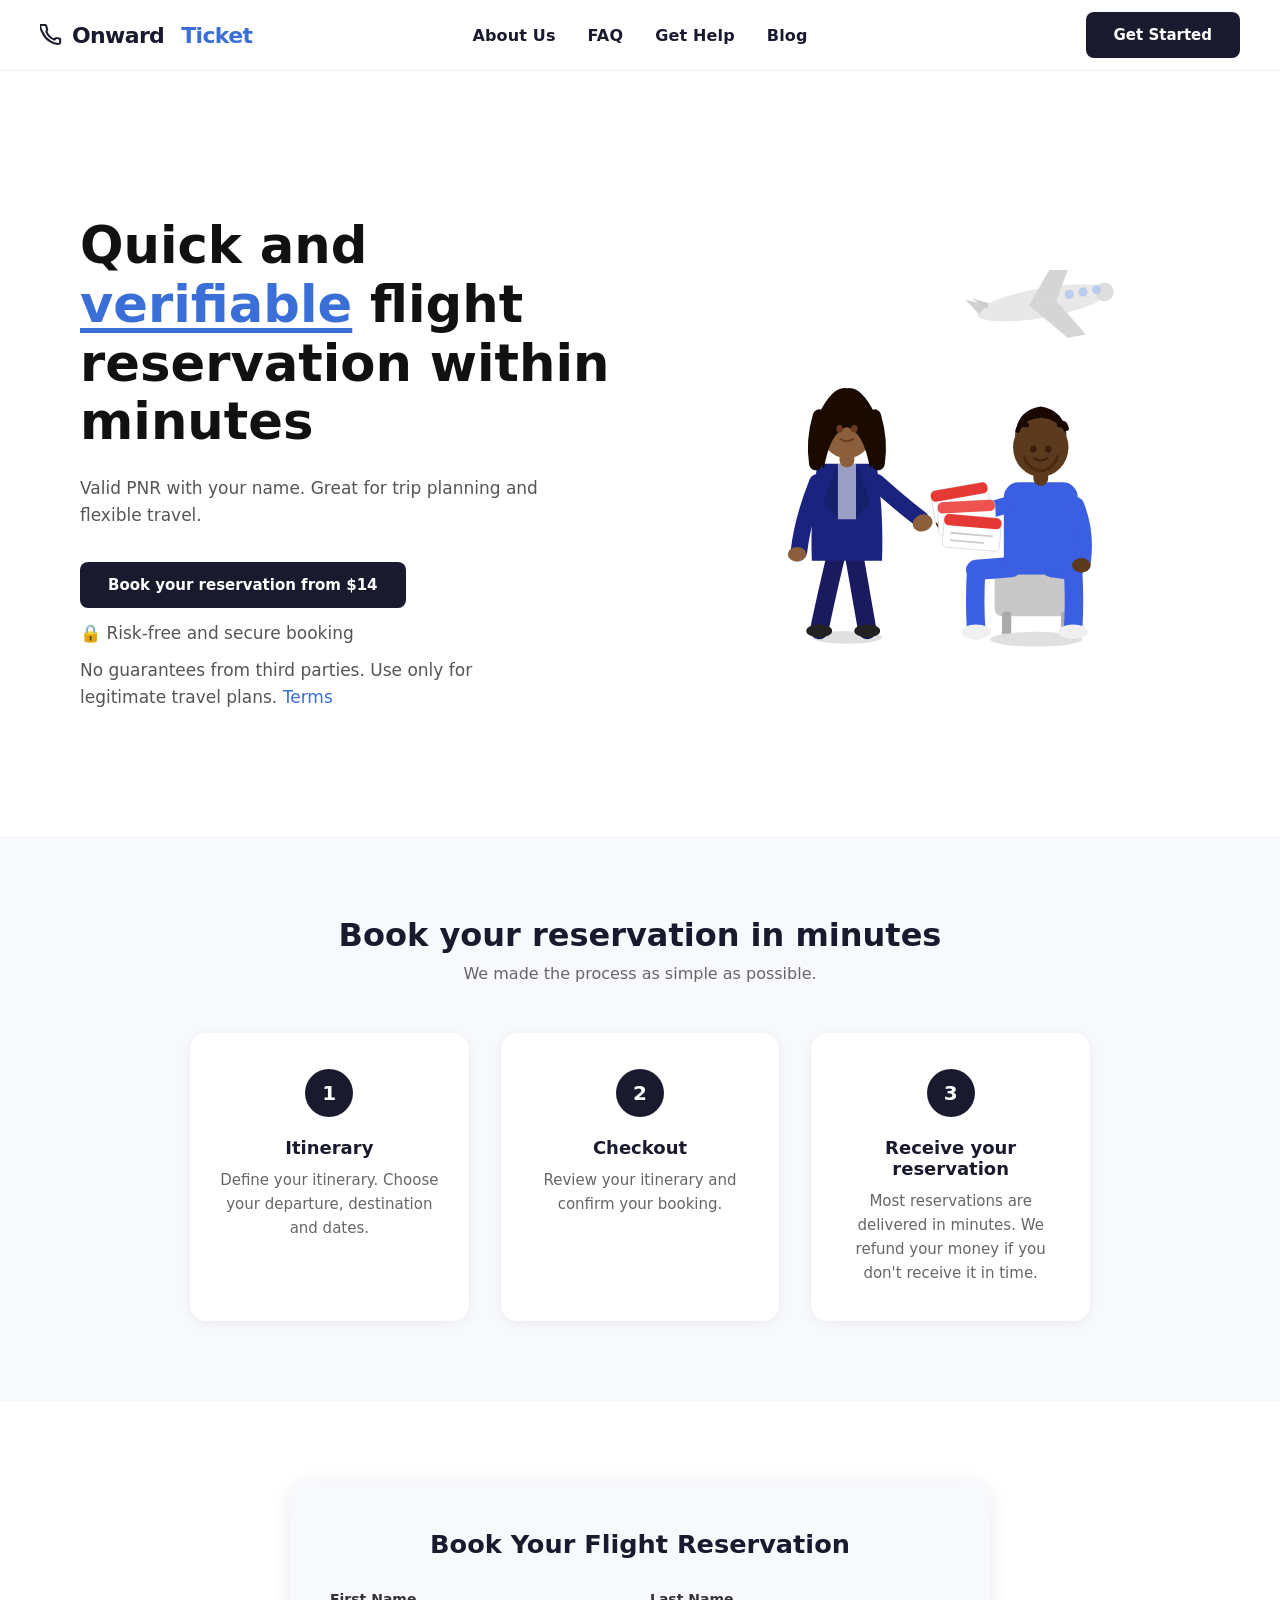
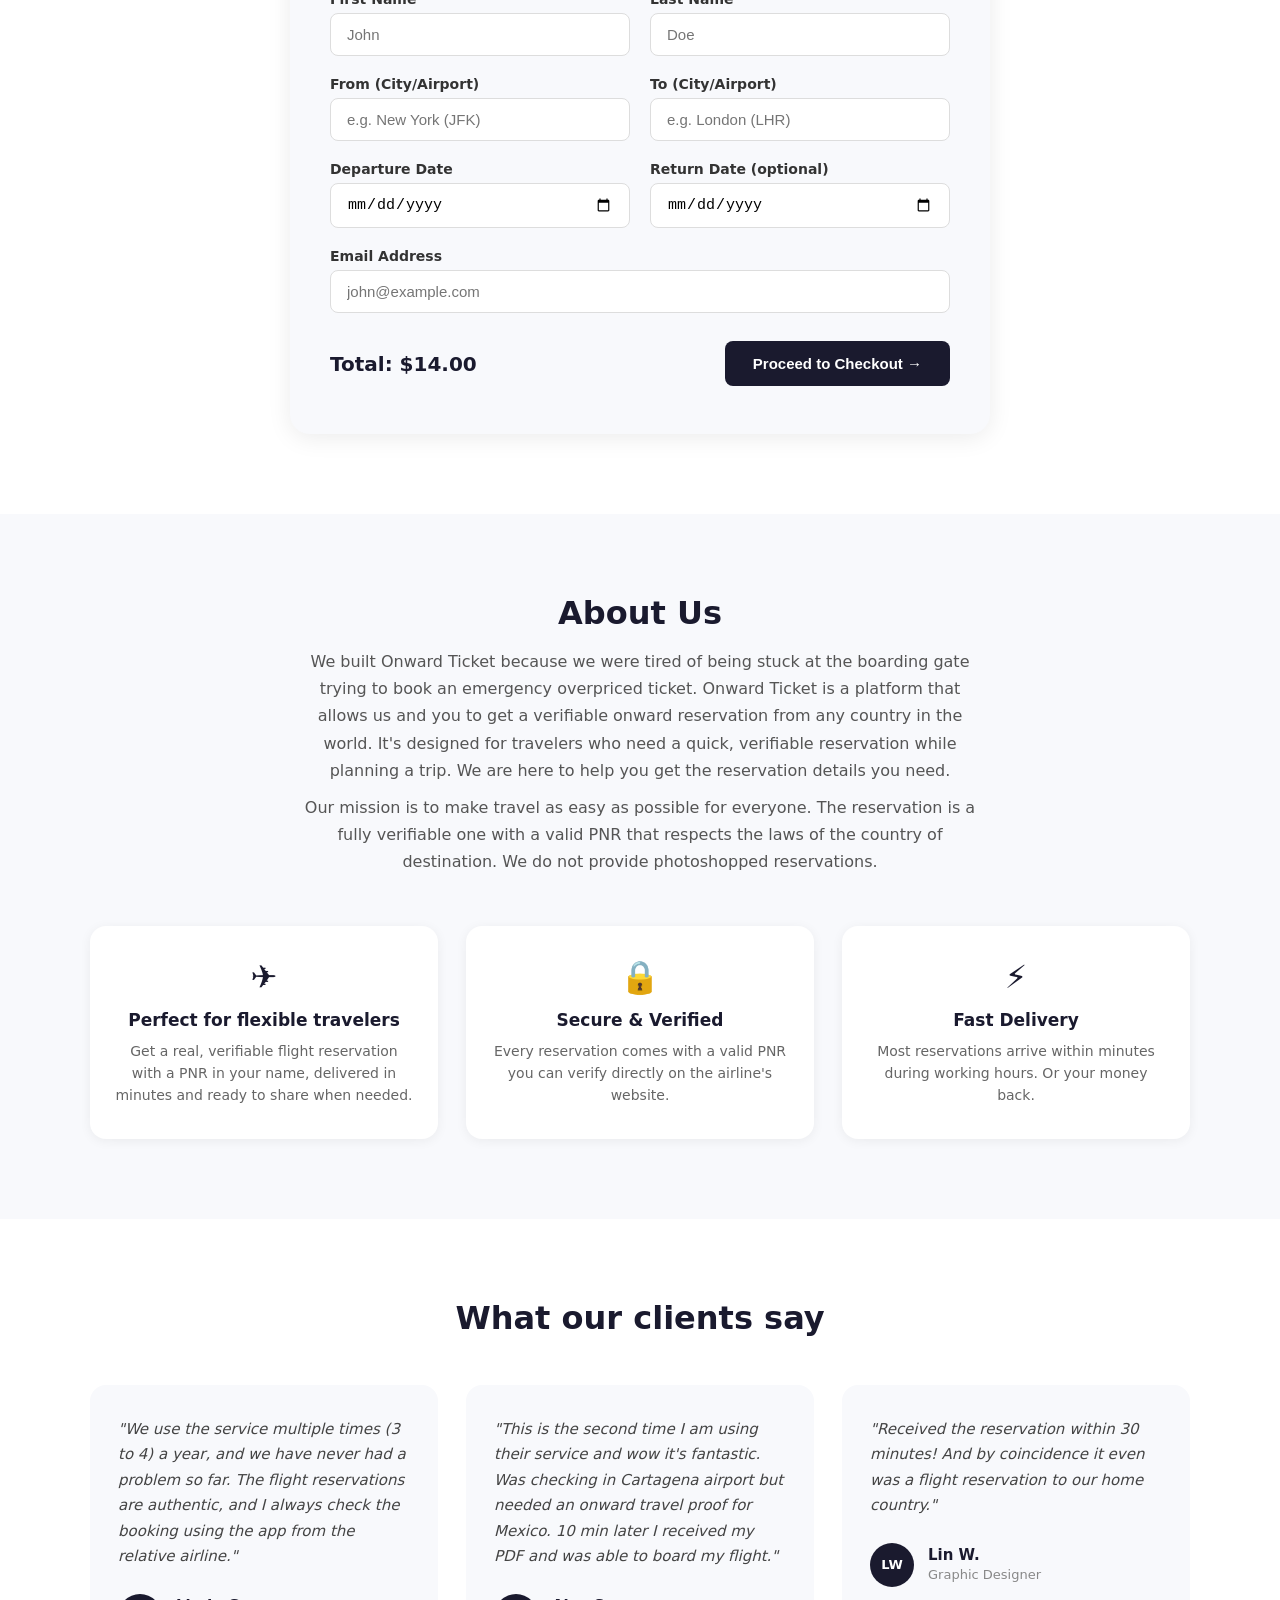
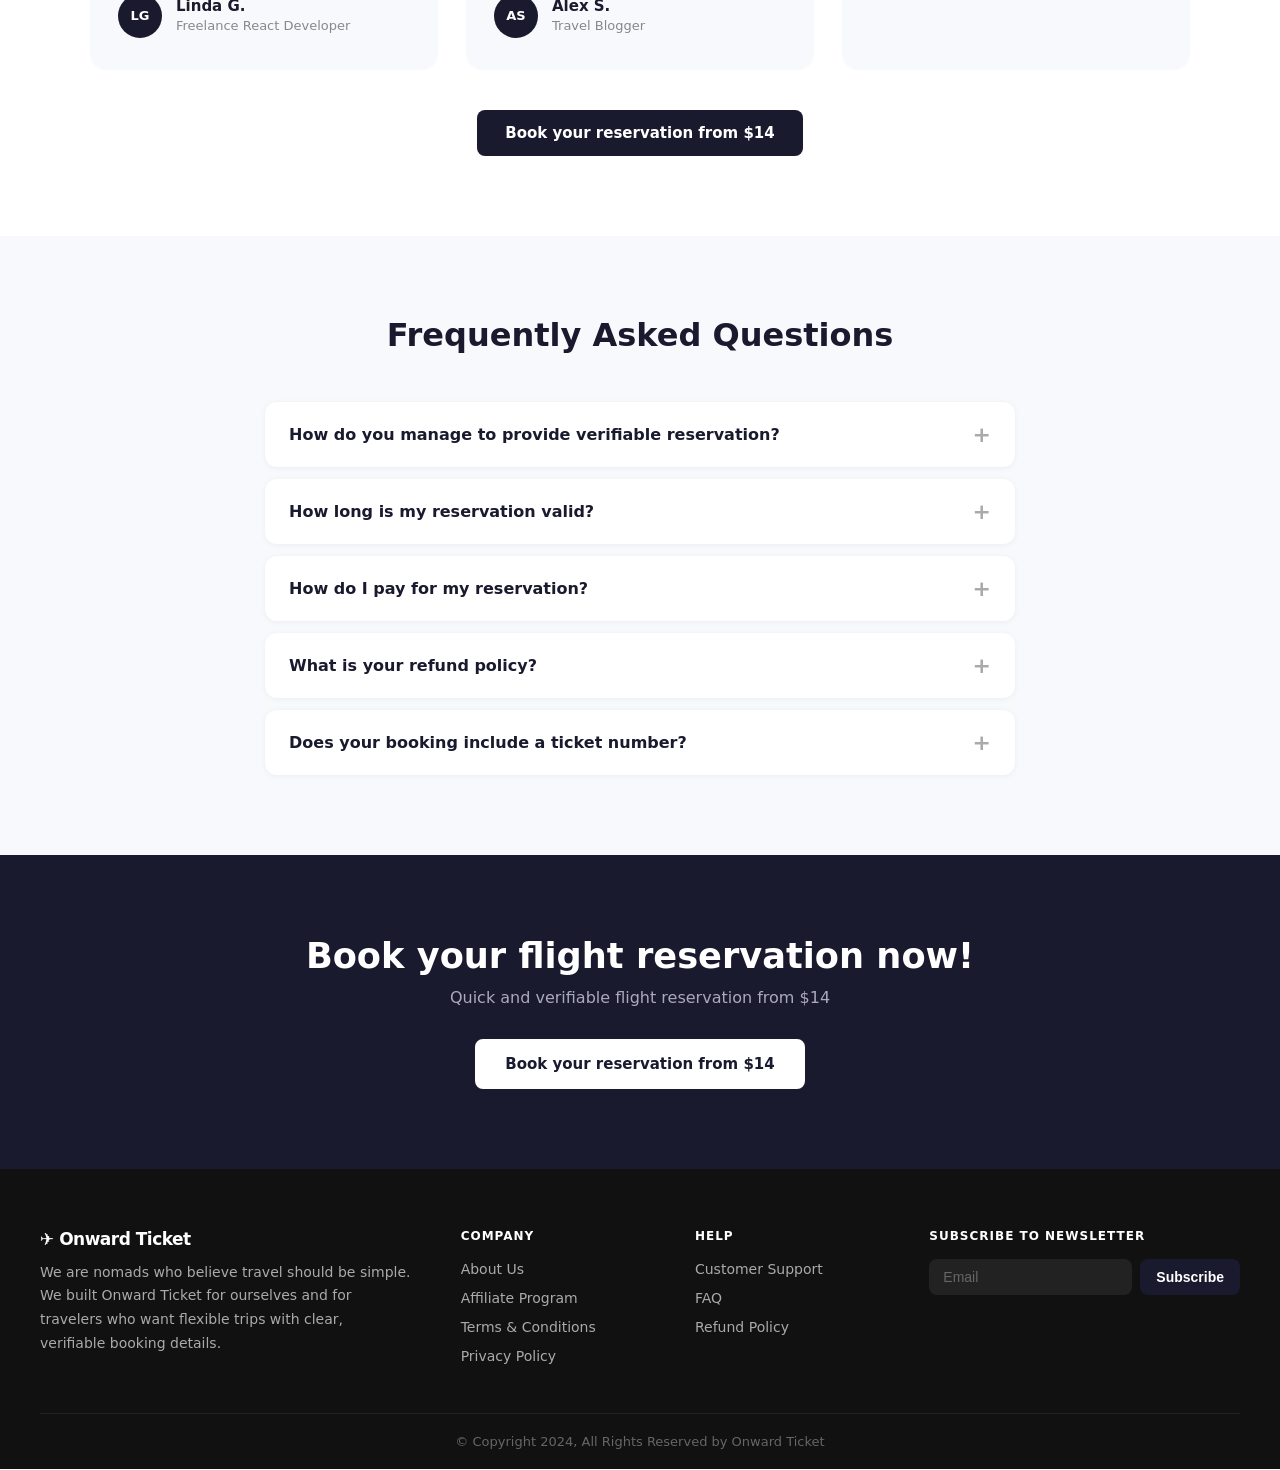
<file: index.html>
<!DOCTYPE html>
<html lang="en">
<head>
  <meta charset="UTF-8" />
  <meta name="viewport" content="width=device-width, initial-scale=1.0"/>
  <title>Onward Ticket – Quick & Verifiable Flight Reservations</title>
  <link rel="stylesheet" href="style.css" />
</head>
<body>

  <!-- NAVBAR -->
  <nav class="navbar">
    <div class="nav-inner">
      <div class="logo">
        <svg width="22" height="22" viewBox="0 0 24 24" fill="none" stroke="currentColor" stroke-width="2.2" stroke-linecap="round" stroke-linejoin="round"><path d="M22 16.92v3a2 2 0 01-2.18 2 19.79 19.79 0 01-8.63-3.07A19.5 19.5 0 013.07 9.81a19.79 19.79 0 01-3.07-8.67A2 2 0 012 1h3a2 2 0 012 1.72c.127.96.361 1.903.7 2.81a2 2 0 01-.45 2.11L6.91 8.37A16 16 0 0015.63 17.1l1.27-1.27a2 2 0 012.11-.45c.907.339 1.85.573 2.81.7A2 2 0 0122 16.92z"/></svg>
        <span class="logo-onward">Onward</span><span class="logo-ticket">&nbsp;Ticket</span>
      </div>
      <ul class="nav-links">
        <li><a href="about.html">About Us</a></li>
        <li><a href="faq.html">FAQ</a></li>
        <li><a href="help.html">Get Help</a></li>
        <li><a href="blog.html">Blog</a></li>
      </ul>
      <a href="#booking" class="btn-dark">Get Started</a>
    </div>
  </nav>

  <!-- HERO -->
  <section class="hero">
    <div class="hero-left">
      <h1>Quick and <span class="highlight">verifiable</span> flight reservation within minutes</h1>
      <p>Valid PNR with your name. Great for trip planning and flexible travel.</p>
      <a href="#booking" class="btn-dark">Book your reservation from $14</a>
      <p class="secure-note">🔒 Risk-free and secure booking</p>
      <p class="disclaimer">No guarantees from third parties. Use only for legitimate travel plans. <a href="#">Terms</a></p>
    </div>
    <div class="hero-right">
      <svg viewBox="0 0 520 420" xmlns="http://www.w3.org/2000/svg" class="hero-svg">

        <!-- AIRPLANE (top right, flying) -->
        <g transform="translate(310,30) rotate(-10)">
          <!-- fuselage -->
          <ellipse cx="70" cy="18" rx="72" ry="16" fill="#e8e8e8"/>
          <!-- nose -->
          <ellipse cx="138" cy="18" rx="10" ry="10" fill="#ddd"/>
          <!-- tail fin -->
          <path d="M0,18 L-12,0 L10,10 Z" fill="#d0d0d0"/>
          <!-- main wings -->
          <path d="M55,18 L90,60 L110,60 L85,18 Z" fill="#d5d5d5"/>
          <path d="M55,18 L90,-24 L110,-24 L85,18 Z" fill="#d5d5d5"/>
          <!-- tail wings -->
          <path d="M10,14 L-5,0 L12,8 Z" fill="#ccc"/>
          <!-- windows -->
          <circle cx="100" cy="14" r="5" fill="#b0c4f0" opacity="0.8"/>
          <circle cx="115" cy="14" r="5" fill="#b0c4f0" opacity="0.8"/>
          <circle cx="130" cy="14" r="5" fill="#b0c4f0" opacity="0.8"/>
        </g>

        <!-- ======= FEMALE — STANDING LEFT ======= -->
        <!-- Shadow -->
        <ellipse cx="170" cy="398" rx="38" ry="7" fill="#e0e0e0"/>

        <!-- Legs (walking pose — left leg forward, right back) -->
        <!-- right leg (back) -->
        <path d="M178,310 Q185,350 192,390" stroke="#1a1a5e" stroke-width="20" stroke-linecap="round" fill="none"/>
        <!-- left leg (forward) -->
        <path d="M158,310 Q148,352 140,390" stroke="#1a1a5e" stroke-width="20" stroke-linecap="round" fill="none"/>
        <!-- shoes -->
        <ellipse cx="140" cy="391" rx="14" ry="7" fill="#222"/>
        <ellipse cx="192" cy="391" rx="14" ry="7" fill="#222"/>

        <!-- Body / blazer -->
        <path d="M138,210 Q130,260 132,315 L208,315 Q210,260 202,210 Z" fill="#1a237e"/>
        <!-- White shirt inner -->
        <path d="M160,210 L160,270 L180,270 L180,210 Z" fill="#f0f0f0" opacity="0.6"/>
        <!-- Blazer lapels -->
        <path d="M160,210 L145,250 L160,270 Z" fill="#15206b"/>
        <path d="M180,210 L195,250 L180,270 Z" fill="#15206b"/>

        <!-- Right arm (reaching forward / gesturing) -->
        <path d="M202,230 Q230,255 250,270" stroke="#1a237e" stroke-width="18" stroke-linecap="round" fill="none"/>
        <!-- Hand right -->
        <ellipse cx="252" cy="274" rx="11" ry="9" fill="#8B5E3C" transform="rotate(-20,252,274)"/>

        <!-- Left arm (down naturally) -->
        <path d="M138,230 Q122,270 118,305" stroke="#1a237e" stroke-width="18" stroke-linecap="round" fill="none"/>
        <!-- Hand left -->
        <ellipse cx="116" cy="308" rx="10" ry="8" fill="#8B5E3C"/>

        <!-- Neck -->
        <rect x="162" y="186" width="16" height="28" rx="8" fill="#8B5E3C"/>

        <!-- Head -->
        <ellipse cx="170" cy="170" rx="30" ry="34" fill="#8B5E3C"/>

        <!-- Female hair (long, dark) -->
        <path d="M140,155 Q138,210 145,215 Q152,175 170,170 Q188,175 195,215 Q202,210 200,155 Q185,125 170,128 Q155,125 140,155 Z" fill="#1a0a00"/>
        <!-- Hair sides flowing -->
        <path d="M140,158 Q132,185 136,210" stroke="#1a0a00" stroke-width="14" stroke-linecap="round" fill="none"/>
        <path d="M200,158 Q208,185 204,210" stroke="#1a0a00" stroke-width="14" stroke-linecap="round" fill="none"/>

        <!-- Face details -->
        <ellipse cx="162" cy="172" rx="3.5" ry="4" fill="#6b3a1f"/>
        <ellipse cx="178" cy="172" rx="3.5" ry="4" fill="#6b3a1f"/>
        <path d="M163,183 Q170,188 177,183" stroke="#6b3a1f" stroke-width="2" fill="none" stroke-linecap="round"/>

        <!-- ======= MALE — SITTING RIGHT ======= -->
        <!-- Stool/cube -->
        <rect x="330" y="320" width="90" height="55" rx="8" fill="#c8c8c8"/>
        <rect x="325" y="314" width="100" height="16" rx="6" fill="#b5b5b5"/>
        <!-- Stool legs -->
        <rect x="338" y="370" width="10" height="28" rx="4" fill="#aaa"/>
        <rect x="402" y="370" width="10" height="28" rx="4" fill="#aaa"/>

        <!-- Shadow -->
        <ellipse cx="375" cy="400" rx="50" ry="8" fill="#e0e0e0"/>

        <!-- Male legs (sitting — thighs horizontal, calves down) -->
        <!-- left thigh -->
        <path d="M348,322 Q348,322 310,325" stroke="#3b5fe2" stroke-width="22" stroke-linecap="round" fill="none"/>
        <!-- left calf down -->
        <path d="M310,325 Q308,360 310,390" stroke="#3b5fe2" stroke-width="20" stroke-linecap="round" fill="none"/>
        <!-- right thigh -->
        <path d="M392,322 Q392,322 415,325" stroke="#3b5fe2" stroke-width="22" stroke-linecap="round" fill="none"/>
        <!-- right calf down -->
        <path d="M415,325 Q417,360 415,390" stroke="#3b5fe2" stroke-width="20" stroke-linecap="round" fill="none"/>
        <!-- Shoes -->
        <ellipse cx="310" cy="392" rx="16" ry="8" fill="#f0f0f0"/>
        <ellipse cx="415" cy="392" rx="16" ry="8" fill="#f0f0f0"/>

        <!-- Body -->
        <rect x="340" y="230" width="80" height="100" rx="16" fill="#3b5fe2"/>

        <!-- Left arm holding tickets out -->
        <path d="M342,255 Q310,265 280,272" stroke="#3b5fe2" stroke-width="18" stroke-linecap="round" fill="none"/>
        <!-- Hand -->
        <ellipse cx="277" cy="274" rx="11" ry="9" fill="#5C3A1E" transform="rotate(15,277,274)"/>

        <!-- Right arm relaxed on lap -->
        <path d="M418,255 Q430,285 425,318" stroke="#3b5fe2" stroke-width="18" stroke-linecap="round" fill="none"/>
        <ellipse cx="424" cy="320" rx="10" ry="8" fill="#5C3A1E"/>

        <!-- TICKETS being held -->
        <g transform="translate(260,240) rotate(-10)">
          <rect x="0" y="0" width="62" height="36" rx="5" fill="#fff" stroke="#ddd" stroke-width="1"/>
          <rect x="0" y="0" width="62" height="12" rx="5" fill="#e53935"/>
          <line x1="8" y1="20" x2="54" y2="20" stroke="#ccc" stroke-width="2"/>
          <line x1="8" y1="28" x2="45" y2="28" stroke="#ccc" stroke-width="2"/>
        </g>
        <g transform="translate(268,252) rotate(-3)">
          <rect x="0" y="0" width="62" height="36" rx="5" fill="#fff" stroke="#ddd" stroke-width="1"/>
          <rect x="0" y="0" width="62" height="12" rx="5" fill="#ef5350"/>
          <line x1="8" y1="20" x2="54" y2="20" stroke="#ccc" stroke-width="2"/>
          <line x1="8" y1="28" x2="45" y2="28" stroke="#ccc" stroke-width="2"/>
        </g>
        <g transform="translate(276,264) rotate(5)">
          <rect x="0" y="0" width="62" height="36" rx="5" fill="#fff" stroke="#ddd" stroke-width="1"/>
          <rect x="0" y="0" width="62" height="12" rx="5" fill="#e53935"/>
          <line x1="8" y1="20" x2="54" y2="20" stroke="#ccc" stroke-width="2"/>
          <line x1="8" y1="28" x2="45" y2="28" stroke="#ccc" stroke-width="2"/>
        </g>

        <!-- Neck -->
        <rect x="372" y="208" width="16" height="26" rx="8" fill="#5C3A1E"/>

        <!-- Head -->
        <ellipse cx="380" cy="192" rx="30" ry="32" fill="#5C3A1E"/>

        <!-- Male hair (short, curly/dark) -->
        <path d="M352,180 Q354,152 380,148 Q406,152 408,180 Q400,162 380,160 Q360,162 352,180 Z" fill="#1a0800"/>
        <!-- curly texture -->
        <path d="M355,174 Q358,165 365,168" stroke="#1a0800" stroke-width="5" fill="none" stroke-linecap="round"/>
        <path d="M368,160 Q372,153 378,158" stroke="#1a0800" stroke-width="5" fill="none" stroke-linecap="round"/>
        <path d="M385,158 Q392,152 396,160" stroke="#1a0800" stroke-width="5" fill="none" stroke-linecap="round"/>
        <path d="M400,168 Q406,162 408,172" stroke="#1a0800" stroke-width="5" fill="none" stroke-linecap="round"/>

        <!-- Face details -->
        <ellipse cx="372" cy="194" rx="3.5" ry="4" fill="#3a1f0a"/>
        <ellipse cx="388" cy="194" rx="3.5" ry="4" fill="#3a1f0a"/>
        <path d="M373,204 Q380,209 387,204" stroke="#3a1f0a" stroke-width="2" fill="none" stroke-linecap="round"/>
        <!-- beard hint -->
        <path d="M362,202 Q365,215 380,218 Q395,215 398,202" stroke="#3a1800" stroke-width="3" fill="none" stroke-linecap="round" opacity="0.5"/>

      </svg>
    </div>
  </section>

  <!-- HOW IT WORKS -->
  <section class="how-it-works" id="booking">
    <h2>Book your reservation in minutes</h2>
    <p class="section-sub">We made the process as simple as possible.</p>
    <div class="steps">
      <div class="step">
        <div class="step-num">1</div>
        <h3>Itinerary</h3>
        <p>Define your itinerary. Choose your departure, destination and dates.</p>
      </div>
      <div class="step">
        <div class="step-num">2</div>
        <h3>Checkout</h3>
        <p>Review your itinerary and confirm your booking.</p>
      </div>
      <div class="step">
        <div class="step-num">3</div>
        <h3>Receive your reservation</h3>
        <p>Most reservations are delivered in minutes. We refund your money if you don't receive it in time.</p>
      </div>
    </div>
  </section>

  <!-- BOOKING FORM -->
  <section class="booking-form-section" id="book">
    <div class="booking-card">
      <h2>Book Your Flight Reservation</h2>
      <form class="booking-form">
        <div class="form-row">
          <div class="form-group">
            <label>First Name</label>
            <input type="text" placeholder="John" />
          </div>
          <div class="form-group">
            <label>Last Name</label>
            <input type="text" placeholder="Doe" />
          </div>
        </div>
        <div class="form-row">
          <div class="form-group">
            <label>From (City/Airport)</label>
            <input type="text" placeholder="e.g. New York (JFK)" />
          </div>
          <div class="form-group">
            <label>To (City/Airport)</label>
            <input type="text" placeholder="e.g. London (LHR)" />
          </div>
        </div>
        <div class="form-row">
          <div class="form-group">
            <label>Departure Date</label>
            <input type="date" />
          </div>
          <div class="form-group">
            <label>Return Date (optional)</label>
            <input type="date" />
          </div>
        </div>
        <div class="form-group">
          <label>Email Address</label>
          <input type="email" placeholder="john@example.com" />
        </div>
        <div class="price-row">
          <span>Total: <strong>$14.00</strong></span>
          <button type="submit" class="btn-dark">Proceed to Checkout →</button>
        </div>
      </form>
    </div>
  </section>

  <!-- ABOUT -->
  <section class="about" id="about">
    <div class="about-inner">
      <h2>About Us</h2>
      <p>We built Onward Ticket because we were tired of being stuck at the boarding gate trying to book an emergency overpriced ticket. Onward Ticket is a platform that allows us and you to get a verifiable onward reservation from any country in the world. It's designed for travelers who need a quick, verifiable reservation while planning a trip. We are here to help you get the reservation details you need.</p>
      <p>Our mission is to make travel as easy as possible for everyone. The reservation is a fully verifiable one with a valid PNR that respects the laws of the country of destination. We do not provide photoshopped reservations.</p>
      <div class="about-features">
        <div class="feature">
          <div class="feature-icon">✈️</div>
          <h4>Perfect for flexible travelers</h4>
          <p>Get a real, verifiable flight reservation with a PNR in your name, delivered in minutes and ready to share when needed.</p>
        </div>
        <div class="feature">
          <div class="feature-icon">🔒</div>
          <h4>Secure & Verified</h4>
          <p>Every reservation comes with a valid PNR you can verify directly on the airline's website.</p>
        </div>
        <div class="feature">
          <div class="feature-icon">⚡</div>
          <h4>Fast Delivery</h4>
          <p>Most reservations arrive within minutes during working hours. Or your money back.</p>
        </div>
      </div>
    </div>
  </section>

  <!-- TESTIMONIALS -->
  <section class="testimonials">
    <h2>What our clients say</h2>
    <div class="reviews">
      <div class="review">
        <p>"We use the service multiple times (3 to 4) a year, and we have never had a problem so far. The flight reservations are authentic, and I always check the booking using the app from the relative airline."</p>
        <div class="reviewer">
          <div class="avatar">LG</div>
          <div>
            <strong>Linda G.</strong>
            <span>Freelance React Developer</span>
          </div>
        </div>
      </div>
      <div class="review">
        <p>"This is the second time I am using their service and wow it's fantastic. Was checking in Cartagena airport but needed an onward travel proof for Mexico. 10 min later I received my PDF and was able to board my flight."</p>
        <div class="reviewer">
          <div class="avatar">AS</div>
          <div>
            <strong>Alex S.</strong>
            <span>Travel Blogger</span>
          </div>
        </div>
      </div>
      <div class="review">
        <p>"Received the reservation within 30 minutes! And by coincidence it even was a flight reservation to our home country."</p>
        <div class="reviewer">
          <div class="avatar">LW</div>
          <div>
            <strong>Lin W.</strong>
            <span>Graphic Designer</span>
          </div>
        </div>
      </div>
    </div>
    <div style="text-align:center;margin-top:40px">
      <a href="#book" class="btn-dark">Book your reservation from $14</a>
    </div>
  </section>

  <!-- FAQ -->
  <section class="faq" id="faq">
    <h2>Frequently Asked Questions</h2>
    <div class="faq-list">
      <details class="faq-item">
        <summary>How do you manage to provide verifiable reservation?</summary>
        <p>We book flight reservations through our accredited partners. The flight reservation is associated to a PNR (Passenger Name Record) which is verifiable on airlines websites.</p>
      </details>
      <details class="faq-item">
        <summary>How long is my reservation valid?</summary>
        <p>Reservations are typically valid for 3–7 days from booking, depending on the airline and route.</p>
      </details>
      <details class="faq-item">
        <summary>How do I pay for my reservation?</summary>
        <p>We accept all major credit cards and PayPal. Payment is processed securely at checkout.</p>
      </details>
      <details class="faq-item">
        <summary>What is your refund policy?</summary>
        <p>If you don't receive your reservation within the stated timeframe, we offer a full refund. No questions asked.</p>
      </details>
      <details class="faq-item">
        <summary>Does your booking include a ticket number?</summary>
        <p>No — this is a flight reservation (hold), not a purchased ticket. It includes a valid PNR but not a ticket number.</p>
      </details>
    </div>
  </section>

  <!-- CTA -->
  <section class="cta">
    <h2>Book your flight reservation now!</h2>
    <p>Quick and verifiable flight reservation from $14</p>
    <a href="#book" class="btn-light">Book your reservation from $14</a>
  </section>

  <!-- FOOTER -->
  <footer class="footer" id="contact">
    <div class="footer-inner">
      <div class="footer-col">
        <div class="logo" style="margin-bottom:12px">
          ✈ Onward Ticket
        </div>
        <p>We are nomads who believe travel should be simple. We built Onward Ticket for ourselves and for travelers who want flexible trips with clear, verifiable booking details.</p>
      </div>
      <div class="footer-col">
        <h4>COMPANY</h4>
        <ul>
          <li><a href="#about">About Us</a></li>
          <li><a href="#">Affiliate Program</a></li>
          <li><a href="#">Terms &amp; Conditions</a></li>
          <li><a href="#">Privacy Policy</a></li>
        </ul>
      </div>
      <div class="footer-col">
        <h4>HELP</h4>
        <ul>
          <li><a href="#">Customer Support</a></li>
          <li><a href="#faq">FAQ</a></li>
          <li><a href="#">Refund Policy</a></li>
        </ul>
      </div>
      <div class="footer-col">
        <h4>SUBSCRIBE TO NEWSLETTER</h4>
        <div class="newsletter">
          <input type="email" placeholder="Email" />
          <button class="btn-dark">Subscribe</button>
        </div>
      </div>
    </div>
    <div class="footer-bottom">
      <p>© Copyright 2024, All Rights Reserved by Onward Ticket</p>
    </div>
  </footer>

  <script src="script.js"></script>
</body>
</html>
</file>
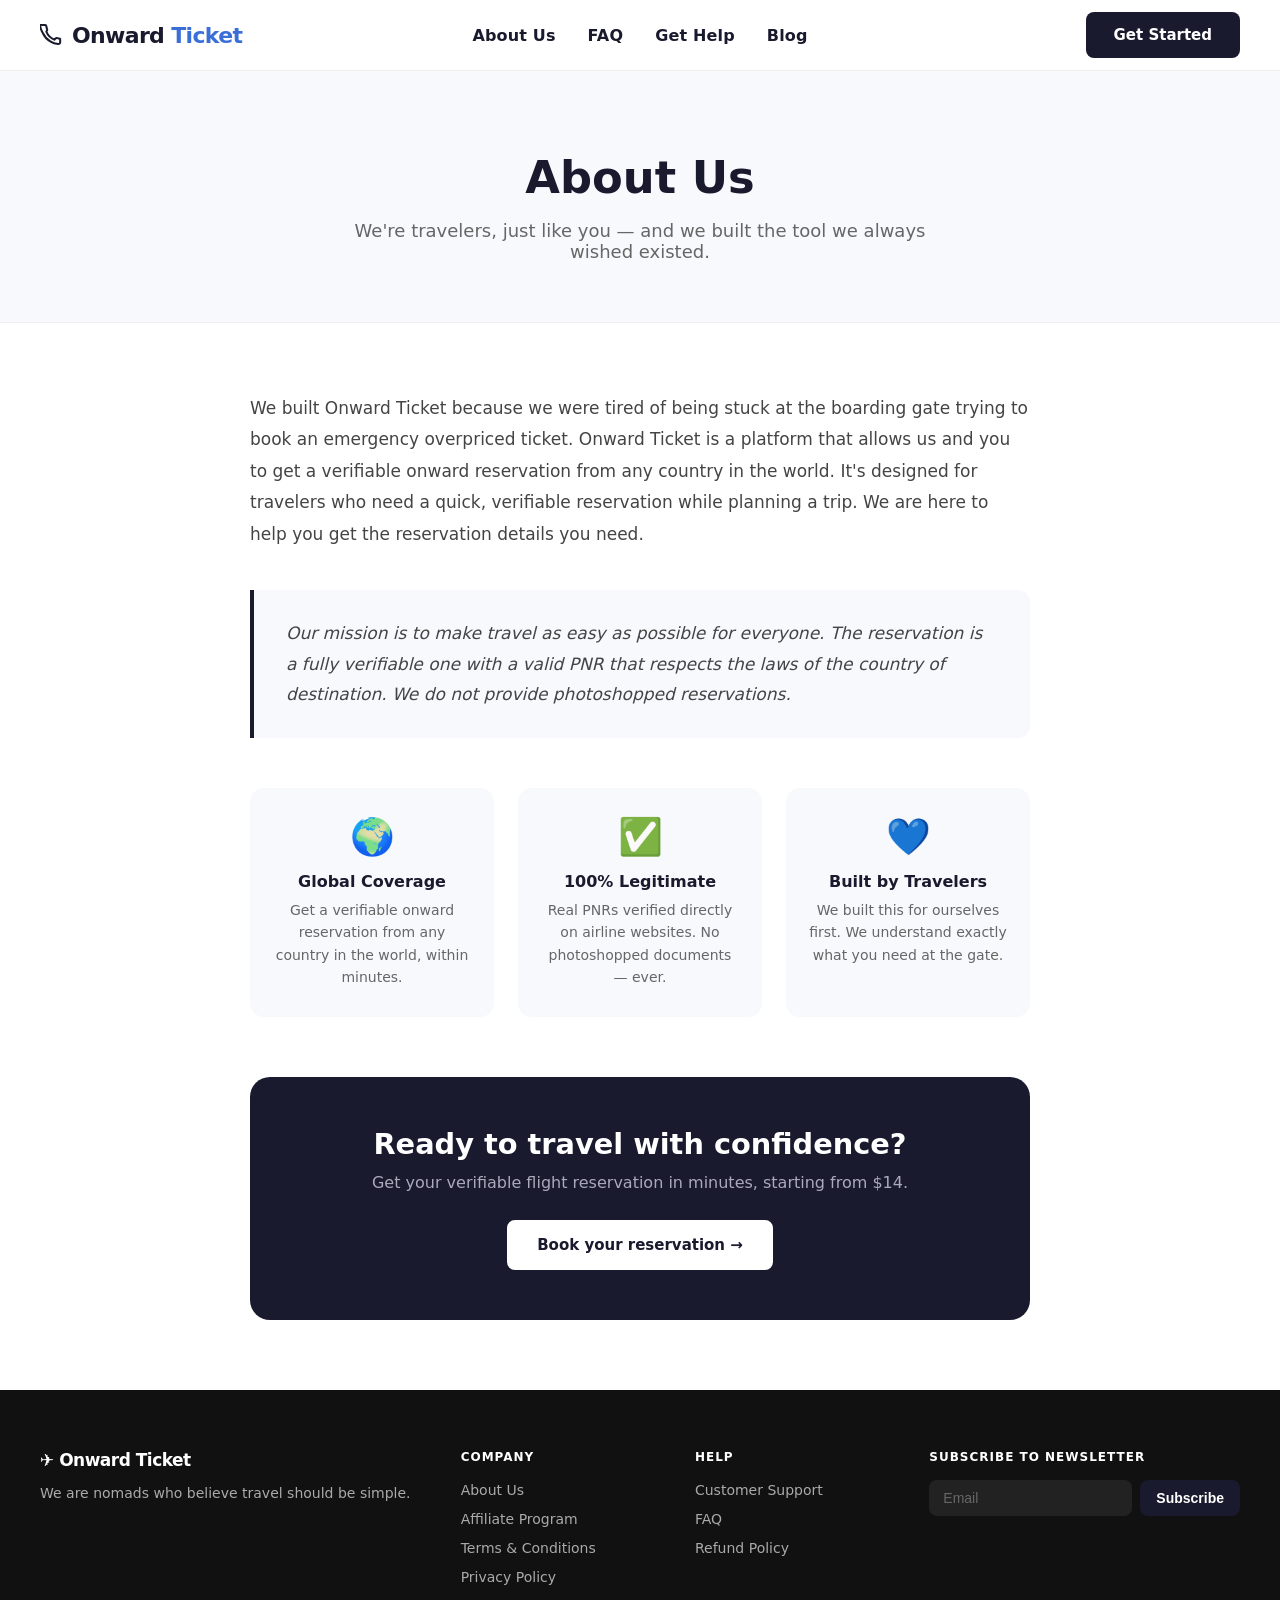
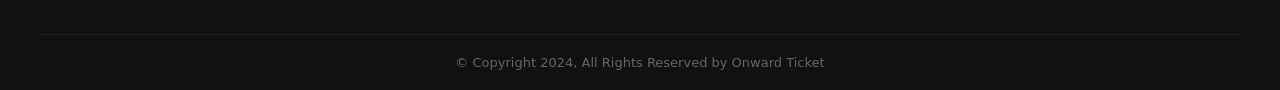
<file: about.html>
<!DOCTYPE html>
<html lang="en">
<head>
  <meta charset="UTF-8" />
  <meta name="viewport" content="width=device-width, initial-scale=1.0"/>
  <title>About Us – Onward Ticket</title>
  <link rel="stylesheet" href="style.css" />
  <style>
    .page-hero {
      background: #f8f9fc;
      padding: 80px 40px 60px;
      text-align: center;
      border-bottom: 1px solid #eee;
    }
    .page-hero h1 { font-size: 2.8rem; font-weight: 800; margin-bottom: 16px; }
    .page-hero p { font-size: 18px; color: #666; max-width: 600px; margin: 0 auto; }

    .about-page {
      max-width: 860px;
      margin: 0 auto;
      padding: 70px 40px;
    }
    .about-page .mission-block {
      background: #f8f9fc;
      border-left: 4px solid #1a1a2e;
      border-radius: 0 12px 12px 0;
      padding: 28px 32px;
      margin: 40px 0;
    }
    .about-page .mission-block p {
      font-size: 17px;
      color: #444;
      line-height: 1.8;
      font-style: italic;
    }
    .about-page .story p {
      font-size: 17px;
      color: #444;
      line-height: 1.85;
      margin-bottom: 24px;
    }
    .values-grid {
      display: grid;
      grid-template-columns: repeat(3, 1fr);
      gap: 24px;
      margin-top: 50px;
    }
    .value-card {
      background: #f8f9fc;
      border-radius: 14px;
      padding: 28px 22px;
      text-align: center;
    }
    .value-card .icon { font-size: 36px; margin-bottom: 14px; }
    .value-card h4 { font-size: 16px; font-weight: 700; margin-bottom: 8px; }
    .value-card p { font-size: 14px; color: #666; line-height: 1.6; }
    .cta-small {
      text-align: center;
      margin-top: 60px;
      padding: 50px 30px;
      background: #1a1a2e;
      border-radius: 20px;
      color: #fff;
    }
    .cta-small h2 { font-size: 1.8rem; font-weight: 800; margin-bottom: 12px; }
    .cta-small p { color: #aab; margin-bottom: 28px; font-size: 16px; }
    @media (max-width: 700px) {
      .values-grid { grid-template-columns: 1fr; }
      .page-hero h1 { font-size: 2rem; }
      .about-page { padding: 40px 20px; }
    }
  </style>
</head>
<body>

  <!-- NAVBAR -->
  <nav class="navbar">
    <div class="nav-inner">
      <div class="logo">
        <svg width="22" height="22" viewBox="0 0 24 24" fill="none" stroke="currentColor" stroke-width="2.2" stroke-linecap="round" stroke-linejoin="round"><path d="M22 16.92v3a2 2 0 01-2.18 2 19.79 19.79 0 01-8.63-3.07A19.5 19.5 0 013.07 9.81a19.79 19.79 0 01-3.07-8.67A2 2 0 012 1h3a2 2 0 012 1.72c.127.96.361 1.903.7 2.81a2 2 0 01-.45 2.11L6.91 8.37A16 16 0 0015.63 17.1l1.27-1.27a2 2 0 012.11-.45c.907.339 1.85.573 2.81.7A2 2 0 0122 16.92z"/></svg>
        <a href="index.html" style="text-decoration:none"><span class="logo-onward">Onward</span><span class="logo-ticket">&nbsp;Ticket</span></a>
      </div>
      <ul class="nav-links">
        <li><a href="about.html" class="active">About Us</a></li>
        <li><a href="faq.html">FAQ</a></li>
        <li><a href="help.html">Get Help</a></li>
        <li><a href="blog.html">Blog</a></li>
      </ul>
      <a href="index.html#book" class="btn-dark">Get Started</a>
    </div>
  </nav>

  <!-- PAGE HERO -->
  <div class="page-hero">
    <h1>About Us</h1>
    <p>We're travelers, just like you — and we built the tool we always wished existed.</p>
  </div>

  <!-- ABOUT CONTENT -->
  <div class="about-page">
    <div class="story">
      <p>We built Onward Ticket because we were tired of being stuck at the boarding gate trying to book an emergency overpriced ticket. Onward Ticket is a platform that allows us and you to get a verifiable onward reservation from any country in the world. It's designed for travelers who need a quick, verifiable reservation while planning a trip. We are here to help you get the reservation details you need.</p>
    </div>

    <div class="mission-block">
      <p>Our mission is to make travel as easy as possible for everyone. The reservation is a fully verifiable one with a valid PNR that respects the laws of the country of destination. We do not provide photoshopped reservations.</p>
    </div>

    <div class="values-grid">
      <div class="value-card">
        <div class="icon">🌍</div>
        <h4>Global Coverage</h4>
        <p>Get a verifiable onward reservation from any country in the world, within minutes.</p>
      </div>
      <div class="value-card">
        <div class="icon">✅</div>
        <h4>100% Legitimate</h4>
        <p>Real PNRs verified directly on airline websites. No photoshopped documents — ever.</p>
      </div>
      <div class="value-card">
        <div class="icon">💙</div>
        <h4>Built by Travelers</h4>
        <p>We built this for ourselves first. We understand exactly what you need at the gate.</p>
      </div>
    </div>

    <div class="cta-small">
      <h2>Ready to travel with confidence?</h2>
      <p>Get your verifiable flight reservation in minutes, starting from $14.</p>
      <a href="index.html#book" class="btn-light">Book your reservation →</a>
    </div>
  </div>

  <!-- FOOTER -->
  <footer class="footer">
    <div class="footer-inner">
      <div class="footer-col">
        <div class="logo" style="margin-bottom:12px; color:#fff">✈ Onward Ticket</div>
        <p>We are nomads who believe travel should be simple.</p>
      </div>
      <div class="footer-col">
        <h4>COMPANY</h4>
        <ul>
          <li><a href="about.html">About Us</a></li>
          <li><a href="#">Affiliate Program</a></li>
          <li><a href="#">Terms &amp; Conditions</a></li>
          <li><a href="#">Privacy Policy</a></li>
        </ul>
      </div>
      <div class="footer-col">
        <h4>HELP</h4>
        <ul>
          <li><a href="help.html">Customer Support</a></li>
          <li><a href="faq.html">FAQ</a></li>
          <li><a href="#">Refund Policy</a></li>
        </ul>
      </div>
      <div class="footer-col">
        <h4>SUBSCRIBE TO NEWSLETTER</h4>
        <div class="newsletter">
          <input type="email" placeholder="Email" />
          <button class="btn-dark">Subscribe</button>
        </div>
      </div>
    </div>
    <div class="footer-bottom">
      <p>© Copyright 2024, All Rights Reserved by Onward Ticket</p>
    </div>
  </footer>

  <script src="script.js"></script>
</body>
</html>
</file>
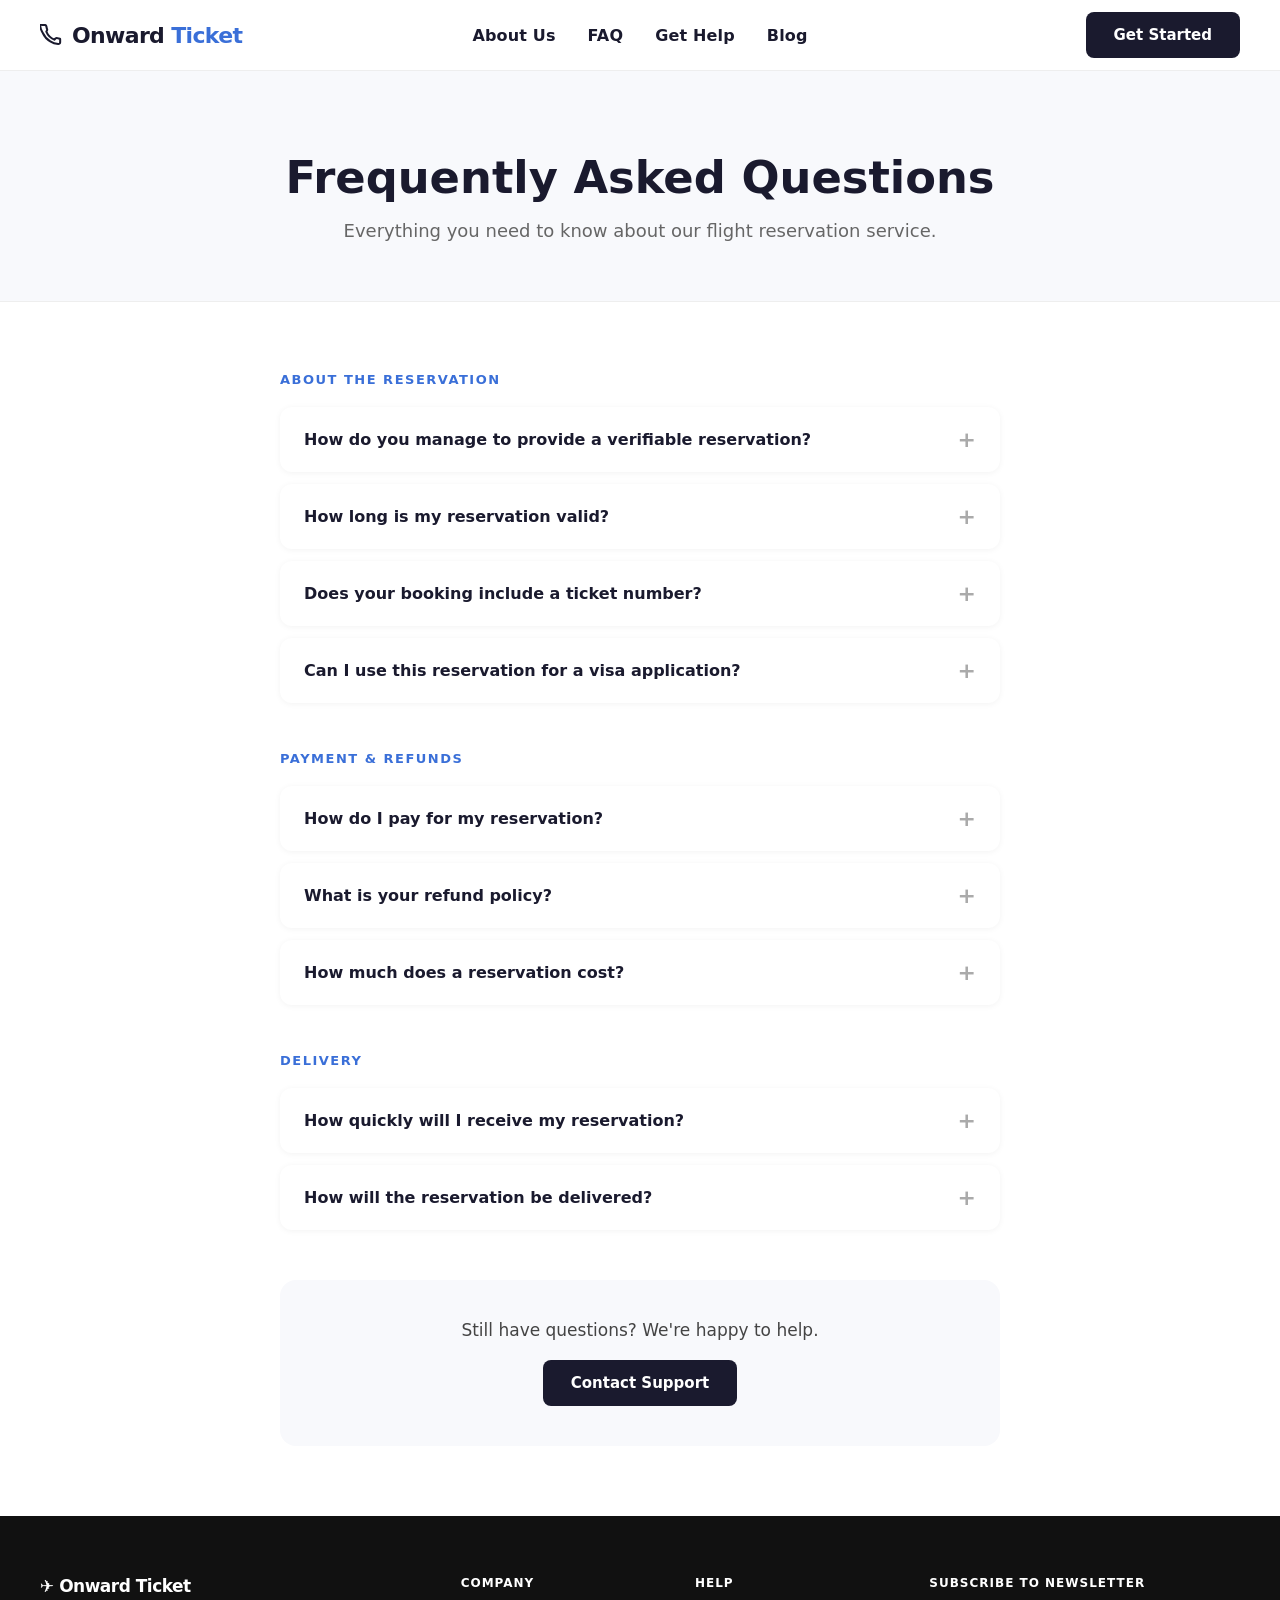
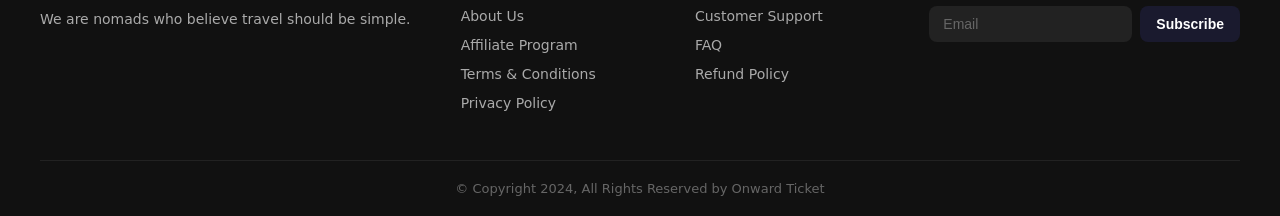
<file: faq.html>
<!DOCTYPE html>
<html lang="en">
<head>
  <meta charset="UTF-8" />
  <meta name="viewport" content="width=device-width, initial-scale=1.0"/>
  <title>FAQ – Onward Ticket</title>
  <link rel="stylesheet" href="style.css" />
  <style>
    .page-hero {
      background: #f8f9fc;
      padding: 80px 40px 60px;
      text-align: center;
      border-bottom: 1px solid #eee;
    }
    .page-hero h1 { font-size: 2.8rem; font-weight: 800; margin-bottom: 16px; }
    .page-hero p { font-size: 18px; color: #666; max-width: 600px; margin: 0 auto; }
    .faq-page { max-width: 800px; margin: 0 auto; padding: 70px 40px; }
    .faq-category { margin-bottom: 48px; }
    .faq-category h3 {
      font-size: 13px;
      font-weight: 700;
      letter-spacing: 1.5px;
      text-transform: uppercase;
      color: #3a6fd8;
      margin-bottom: 20px;
    }
    .nav-links .active { font-weight: 700; color: #1a1a2e !important; }
    @media (max-width: 600px) {
      .page-hero h1 { font-size: 2rem; }
      .faq-page { padding: 40px 20px; }
    }
  </style>
</head>
<body>

  <!-- NAVBAR -->
  <nav class="navbar">
    <div class="nav-inner">
      <div class="logo">
        <svg width="22" height="22" viewBox="0 0 24 24" fill="none" stroke="currentColor" stroke-width="2.2" stroke-linecap="round" stroke-linejoin="round"><path d="M22 16.92v3a2 2 0 01-2.18 2 19.79 19.79 0 01-8.63-3.07A19.5 19.5 0 013.07 9.81a19.79 19.79 0 01-3.07-8.67A2 2 0 012 1h3a2 2 0 012 1.72c.127.96.361 1.903.7 2.81a2 2 0 01-.45 2.11L6.91 8.37A16 16 0 0015.63 17.1l1.27-1.27a2 2 0 012.11-.45c.907.339 1.85.573 2.81.7A2 2 0 0122 16.92z"/></svg>
        <a href="index.html" style="text-decoration:none"><span class="logo-onward">Onward</span><span class="logo-ticket">&nbsp;Ticket</span></a>
      </div>
      <ul class="nav-links">
        <li><a href="about.html">About Us</a></li>
        <li><a href="faq.html" class="active">FAQ</a></li>
        <li><a href="help.html">Get Help</a></li>
        <li><a href="blog.html">Blog</a></li>
      </ul>
      <a href="index.html#book" class="btn-dark">Get Started</a>
    </div>
  </nav>

  <!-- PAGE HERO -->
  <div class="page-hero">
    <h1>Frequently Asked Questions</h1>
    <p>Everything you need to know about our flight reservation service.</p>
  </div>

  <!-- FAQ CONTENT -->
  <div class="faq-page">
    <div class="faq-category">
      <h3>About the Reservation</h3>
      <div class="faq-list">
        <details class="faq-item">
          <summary>How do you manage to provide a verifiable reservation?</summary>
          <p>We book flight reservations through our accredited partners. The flight reservation is associated to a PNR (Passenger Name Record) which is verifiable on airlines websites.</p>
        </details>
        <details class="faq-item">
          <summary>How long is my reservation valid?</summary>
          <p>Reservations are typically valid for 3–7 days from booking, depending on the airline and route. You'll receive exact validity details with your reservation.</p>
        </details>
        <details class="faq-item">
          <summary>Does your booking include a ticket number?</summary>
          <p>No — this is a flight reservation (hold), not a purchased ticket. It includes a valid PNR you can verify on the airline's website, but not a ticket number.</p>
        </details>
        <details class="faq-item">
          <summary>Can I use this reservation for a visa application?</summary>
          <p>Yes, many of our customers use these reservations for visa applications and embassy interviews. The reservation is fully verifiable with a real PNR.</p>
        </details>
      </div>
    </div>

    <div class="faq-category">
      <h3>Payment & Refunds</h3>
      <div class="faq-list">
        <details class="faq-item">
          <summary>How do I pay for my reservation?</summary>
          <p>We accept all major credit cards and PayPal. Payment is processed securely at checkout. Your payment details are never stored on our servers.</p>
        </details>
        <details class="faq-item">
          <summary>What is your refund policy?</summary>
          <p>If you don't receive your reservation within the stated timeframe, we offer a full refund. No questions asked. Simply contact our support team.</p>
        </details>
        <details class="faq-item">
          <summary>How much does a reservation cost?</summary>
          <p>Our reservations start from $14, depending on the route and type of reservation. You'll see the exact price at checkout before confirming.</p>
        </details>
      </div>
    </div>

    <div class="faq-category">
      <h3>Delivery</h3>
      <div class="faq-list">
        <details class="faq-item">
          <summary>How quickly will I receive my reservation?</summary>
          <p>Most reservations are delivered within minutes during our working hours. In some cases it may take up to 30 minutes. If not received in time, you'll get a full refund.</p>
        </details>
        <details class="faq-item">
          <summary>How will the reservation be delivered?</summary>
          <p>You'll receive your reservation as a PDF via email. It includes your full itinerary and PNR details.</p>
        </details>
      </div>
    </div>

    <div style="text-align:center; margin-top:50px; padding:40px; background:#f8f9fc; border-radius:16px;">
      <p style="font-size:17px; color:#444; margin-bottom:20px;">Still have questions? We're happy to help.</p>
      <a href="help.html" class="btn-dark">Contact Support</a>
    </div>
  </div>

  <!-- FOOTER -->
  <footer class="footer">
    <div class="footer-inner">
      <div class="footer-col">
        <div class="logo" style="margin-bottom:12px; color:#fff">✈ Onward Ticket</div>
        <p>We are nomads who believe travel should be simple.</p>
      </div>
      <div class="footer-col">
        <h4>COMPANY</h4>
        <ul>
          <li><a href="about.html">About Us</a></li>
          <li><a href="#">Affiliate Program</a></li>
          <li><a href="#">Terms &amp; Conditions</a></li>
          <li><a href="#">Privacy Policy</a></li>
        </ul>
      </div>
      <div class="footer-col">
        <h4>HELP</h4>
        <ul>
          <li><a href="help.html">Customer Support</a></li>
          <li><a href="faq.html">FAQ</a></li>
          <li><a href="#">Refund Policy</a></li>
        </ul>
      </div>
      <div class="footer-col">
        <h4>SUBSCRIBE TO NEWSLETTER</h4>
        <div class="newsletter">
          <input type="email" placeholder="Email" />
          <button class="btn-dark">Subscribe</button>
        </div>
      </div>
    </div>
    <div class="footer-bottom">
      <p>© Copyright 2024, All Rights Reserved by Onward Ticket</p>
    </div>
  </footer>

  <script src="script.js"></script>
</body>
</html>
</file>
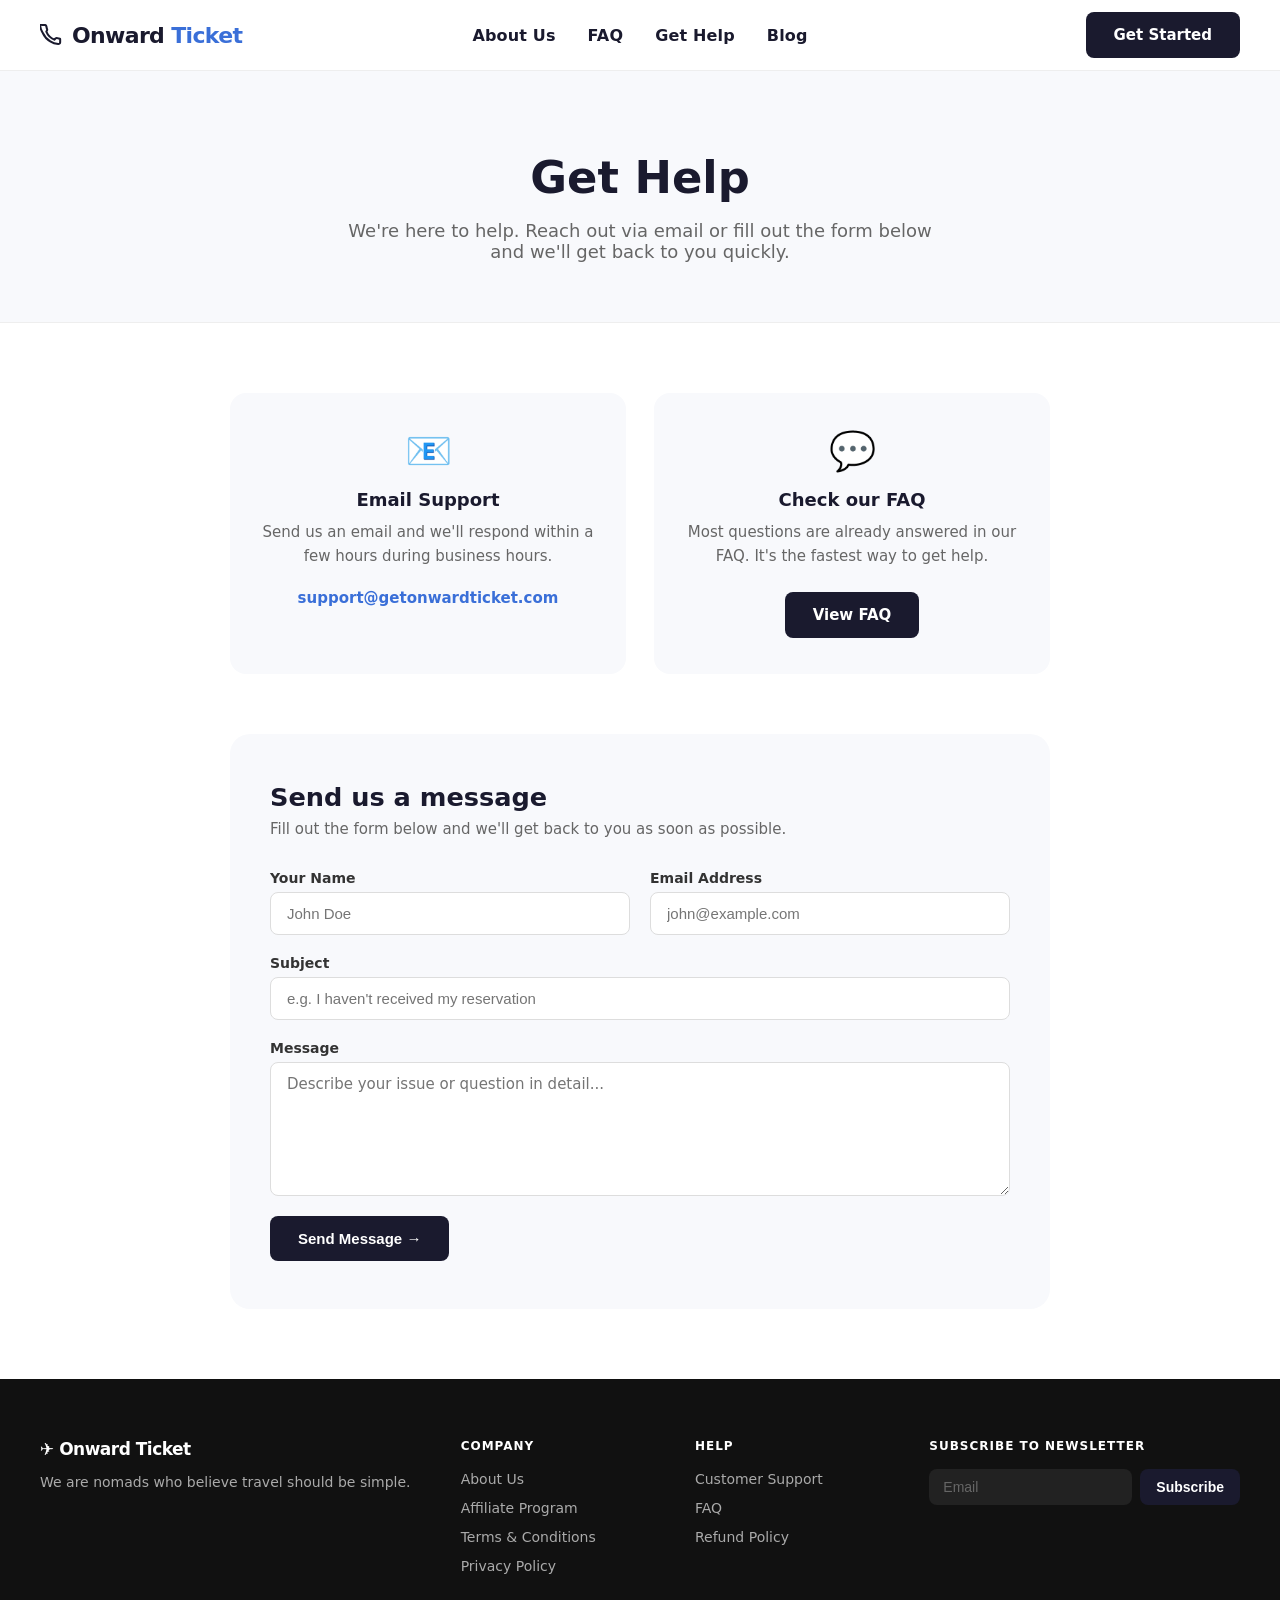
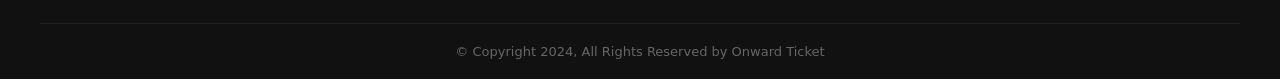
<file: help.html>
<!DOCTYPE html>
<html lang="en">
<head>
  <meta charset="UTF-8" />
  <meta name="viewport" content="width=device-width, initial-scale=1.0"/>
  <title>Get Help – Onward Ticket</title>
  <link rel="stylesheet" href="style.css" />
  <style>
    .page-hero {
      background: #f8f9fc;
      padding: 80px 40px 60px;
      text-align: center;
      border-bottom: 1px solid #eee;
    }
    .page-hero h1 { font-size: 2.8rem; font-weight: 800; margin-bottom: 16px; }
    .page-hero p { font-size: 18px; color: #666; max-width: 600px; margin: 0 auto; }
    .help-page { max-width: 900px; margin: 0 auto; padding: 70px 40px; }
    .contact-grid { display: grid; grid-template-columns: 1fr 1fr; gap: 28px; margin-bottom: 60px; }
    .contact-card {
      background: #f8f9fc;
      border-radius: 16px;
      padding: 36px 28px;
      text-align: center;
    }
    .contact-card .icon { font-size: 38px; margin-bottom: 16px; }
    .contact-card h3 { font-size: 18px; font-weight: 700; margin-bottom: 10px; }
    .contact-card p { color: #666; font-size: 15px; line-height: 1.6; margin-bottom: 20px; }
    .contact-card a.link { color: #3a6fd8; font-weight: 600; font-size: 15px; }
    .help-form-wrap {
      background: #f8f9fc;
      border-radius: 20px;
      padding: 48px 40px;
    }
    .help-form-wrap h2 { font-size: 1.6rem; font-weight: 800; margin-bottom: 8px; }
    .help-form-wrap > p { color: #666; font-size: 15px; margin-bottom: 32px; }
    .help-form { display: flex; flex-direction: column; gap: 20px; }
    .nav-links .active { font-weight: 700; color: #1a1a2e !important; }
    @media (max-width: 700px) {
      .contact-grid { grid-template-columns: 1fr; }
      .page-hero h1 { font-size: 2rem; }
      .help-page { padding: 40px 20px; }
      .help-form-wrap { padding: 28px 20px; }
    }
  </style>
</head>
<body>

  <!-- NAVBAR -->
  <nav class="navbar">
    <div class="nav-inner">
      <div class="logo">
        <svg width="22" height="22" viewBox="0 0 24 24" fill="none" stroke="currentColor" stroke-width="2.2" stroke-linecap="round" stroke-linejoin="round"><path d="M22 16.92v3a2 2 0 01-2.18 2 19.79 19.79 0 01-8.63-3.07A19.5 19.5 0 013.07 9.81a19.79 19.79 0 01-3.07-8.67A2 2 0 012 1h3a2 2 0 012 1.72c.127.96.361 1.903.7 2.81a2 2 0 01-.45 2.11L6.91 8.37A16 16 0 0015.63 17.1l1.27-1.27a2 2 0 012.11-.45c.907.339 1.85.573 2.81.7A2 2 0 0122 16.92z"/></svg>
        <a href="index.html" style="text-decoration:none"><span class="logo-onward">Onward</span><span class="logo-ticket">&nbsp;Ticket</span></a>
      </div>
      <ul class="nav-links">
        <li><a href="about.html">About Us</a></li>
        <li><a href="faq.html">FAQ</a></li>
        <li><a href="help.html" class="active">Get Help</a></li>
        <li><a href="blog.html">Blog</a></li>
      </ul>
      <a href="index.html#book" class="btn-dark">Get Started</a>
    </div>
  </nav>

  <!-- PAGE HERO -->
  <div class="page-hero">
    <h1>Get Help</h1>
    <p>We're here to help. Reach out via email or fill out the form below and we'll get back to you quickly.</p>
  </div>

  <!-- HELP CONTENT -->
  <div class="help-page">
    <div class="contact-grid">
      <div class="contact-card">
        <div class="icon">📧</div>
        <h3>Email Support</h3>
        <p>Send us an email and we'll respond within a few hours during business hours.</p>
        <a href="mailto:support@getonwardticket.com" class="link">support@getonwardticket.com</a>
      </div>
      <div class="contact-card">
        <div class="icon">💬</div>
        <h3>Check our FAQ</h3>
        <p>Most questions are already answered in our FAQ. It's the fastest way to get help.</p>
        <a href="faq.html" class="btn-dark" style="display:inline-block;margin-top:4px">View FAQ</a>
      </div>
    </div>

    <div class="help-form-wrap">
      <h2>Send us a message</h2>
      <p>Fill out the form below and we'll get back to you as soon as possible.</p>
      <form class="help-form" id="helpForm">
        <div class="form-row">
          <div class="form-group">
            <label>Your Name</label>
            <input type="text" placeholder="John Doe" required />
          </div>
          <div class="form-group">
            <label>Email Address</label>
            <input type="email" placeholder="john@example.com" required />
          </div>
        </div>
        <div class="form-group">
          <label>Subject</label>
          <input type="text" placeholder="e.g. I haven't received my reservation" required />
        </div>
        <div class="form-group">
          <label>Message</label>
          <textarea rows="6" placeholder="Describe your issue or question in detail..." required
            style="padding:12px 16px; border:1.5px solid #ddd; border-radius:8px; font-size:15px; font-family:inherit; resize:vertical; background:#fff;"></textarea>
        </div>
        <div>
          <button type="submit" class="btn-dark">Send Message →</button>
        </div>
      </form>
    </div>
  </div>

  <!-- FOOTER -->
  <footer class="footer">
    <div class="footer-inner">
      <div class="footer-col">
        <div class="logo" style="margin-bottom:12px; color:#fff">✈ Onward Ticket</div>
        <p>We are nomads who believe travel should be simple.</p>
      </div>
      <div class="footer-col">
        <h4>COMPANY</h4>
        <ul>
          <li><a href="about.html">About Us</a></li>
          <li><a href="#">Affiliate Program</a></li>
          <li><a href="#">Terms &amp; Conditions</a></li>
          <li><a href="#">Privacy Policy</a></li>
        </ul>
      </div>
      <div class="footer-col">
        <h4>HELP</h4>
        <ul>
          <li><a href="help.html">Customer Support</a></li>
          <li><a href="faq.html">FAQ</a></li>
          <li><a href="#">Refund Policy</a></li>
        </ul>
      </div>
      <div class="footer-col">
        <h4>SUBSCRIBE TO NEWSLETTER</h4>
        <div class="newsletter">
          <input type="email" placeholder="Email" />
          <button class="btn-dark">Subscribe</button>
        </div>
      </div>
    </div>
    <div class="footer-bottom">
      <p>© Copyright 2024, All Rights Reserved by Onward Ticket</p>
    </div>
  </footer>

  <script src="script.js"></script>
  <script>
    document.getElementById('helpForm').addEventListener('submit', function(e) {
      e.preventDefault();
      alert('✅ Message sent! We\'ll get back to you shortly.');
      this.reset();
    });
  </script>
</body>
</html>
</file>
<file: style.css>
/* ===== RESET & BASE ===== */
*, *::before, *::after { box-sizing: border-box; margin: 0; padding: 0; }
html { scroll-behavior: smooth; }
body { font-family: 'Segoe UI', system-ui, sans-serif; color: #1a1a2e; background: #fff; }
a { text-decoration: none; color: inherit; }
ul { list-style: none; }

/* ===== BUTTONS ===== */
.btn-dark {
  display: inline-block;
  background: #1a1a2e;
  color: #fff;
  padding: 14px 28px;
  border-radius: 8px;
  font-weight: 600;
  font-size: 15px;
  cursor: pointer;
  border: none;
  transition: background 0.2s;
}
.btn-dark:hover { background: #2d2d5e; }
.btn-light {
  display: inline-block;
  background: #fff;
  color: #1a1a2e;
  padding: 14px 28px;
  border-radius: 8px;
  font-weight: 600;
  font-size: 15px;
  cursor: pointer;
  border: 2px solid #fff;
  transition: opacity 0.2s;
}
.btn-light:hover { opacity: 0.9; }

/* ===== NAVBAR ===== */
.navbar {
  position: sticky;
  top: 0;
  z-index: 100;
  background: #fff;
  border-bottom: 1px solid #eee;
  padding: 0 40px;
}
.nav-inner {
  max-width: 1200px;
  margin: 0 auto;
  display: flex;
  align-items: center;
  height: 70px;
  position: relative;
  justify-content: space-between;
}
.logo {
  display: flex;
  align-items: center;
  gap: 10px;
  font-weight: 900;
  font-size: 22px;
  color: #1a1a2e;
  white-space: nowrap;
  letter-spacing: -0.03em;
  text-decoration: none;
}
.logo span.logo-onward {
  color: #1a1a2e;
}
.logo span.logo-ticket {
  color: #3a6fd8;
}
.nav-links {
  display: flex;
  gap: 32px;
  position: absolute;
  left: 50%;
  transform: translateX(-50%);
}
.nav-links a {
  font-size: 16px;
  font-weight: 700;
  color: #1a1a2e;
  letter-spacing: 0.01em;
  transition: color 0.2s;
}
.nav-links a:hover { color: #3a6fd8; }

/* ===== HERO ===== */
.hero {
  max-width: 1200px;
  margin: 0 auto;
  padding: 80px 40px 60px;
  display: grid;
  grid-template-columns: 1fr 1fr;
  align-items: center;
  gap: 40px;
  min-height: 85vh;
}
.hero-left h1 {
  font-size: clamp(2rem, 4vw, 3.2rem);
  font-weight: 800;
  line-height: 1.15;
  margin-bottom: 24px;
  color: #111;
}
.highlight {
  color: #3a6fd8;
  text-decoration: underline;
  text-decoration-color: #3a6fd8;
  text-underline-offset: 6px;
}
.hero-left p {
  font-size: 17px;
  color: #555;
  margin-bottom: 32px;
  max-width: 480px;
  line-height: 1.6;
}
.secure-note {
  font-size: 14px;
  color: #666;
  margin-top: 12px;
  margin-bottom: 0 !important;
}
.disclaimer {
  font-size: 12px;
  color: #999;
  margin-top: 10px;
  margin-bottom: 0 !important;
}
.disclaimer a { color: #3a6fd8; }
.hero-right { display: flex; justify-content: center; align-items: center; }
.hero-svg { width: 100%; max-width: 480px; }

/* ===== HOW IT WORKS ===== */
.how-it-works {
  background: #f8f9fc;
  padding: 80px 40px;
  text-align: center;
}
.how-it-works h2 {
  font-size: 2rem;
  font-weight: 800;
  margin-bottom: 10px;
}
.section-sub { color: #666; font-size: 16px; margin-bottom: 50px; }
.steps {
  max-width: 900px;
  margin: 0 auto;
  display: grid;
  grid-template-columns: repeat(3, 1fr);
  gap: 32px;
}
.step {
  background: #fff;
  border-radius: 16px;
  padding: 36px 28px;
  box-shadow: 0 2px 12px rgba(0,0,0,0.06);
}
.step-num {
  width: 48px;
  height: 48px;
  background: #1a1a2e;
  color: #fff;
  border-radius: 50%;
  display: flex;
  align-items: center;
  justify-content: center;
  font-size: 20px;
  font-weight: 700;
  margin: 0 auto 20px;
}
.step h3 { font-size: 18px; font-weight: 700; margin-bottom: 10px; }
.step p { color: #666; font-size: 15px; line-height: 1.6; }

/* ===== BOOKING FORM ===== */
.booking-form-section {
  padding: 80px 40px;
  background: #fff;
}
.booking-card {
  max-width: 700px;
  margin: 0 auto;
  background: #f8f9fc;
  border-radius: 20px;
  padding: 48px 40px;
  box-shadow: 0 4px 24px rgba(0,0,0,0.08);
}
.booking-card h2 {
  font-size: 1.6rem;
  font-weight: 800;
  margin-bottom: 32px;
  text-align: center;
}
.booking-form { display: flex; flex-direction: column; gap: 20px; }
.form-row { display: grid; grid-template-columns: 1fr 1fr; gap: 20px; }
.form-group { display: flex; flex-direction: column; gap: 6px; }
.form-group label { font-size: 14px; font-weight: 600; color: #333; }
.form-group input {
  padding: 12px 16px;
  border: 1.5px solid #ddd;
  border-radius: 8px;
  font-size: 15px;
  transition: border-color 0.2s;
  background: #fff;
}
.form-group input:focus { outline: none; border-color: #3a6fd8; }
.price-row {
  display: flex;
  align-items: center;
  justify-content: space-between;
  margin-top: 8px;
}
.price-row span { font-size: 20px; font-weight: 700; }
.price-row strong { color: #1a1a2e; }

/* ===== ABOUT ===== */
.about { background: #f8f9fc; padding: 80px 40px; }
.about-inner { max-width: 1100px; margin: 0 auto; text-align: center; }
.about-inner h2 { font-size: 2rem; font-weight: 800; margin-bottom: 16px; }
.about-inner > p { color: #555; font-size: 16px; line-height: 1.7; max-width: 680px; margin: 0 auto 10px; }
.about-features {
  display: grid;
  grid-template-columns: repeat(3, 1fr);
  gap: 28px;
  margin-top: 50px;
}
.feature {
  background: #fff;
  border-radius: 16px;
  padding: 32px 24px;
  box-shadow: 0 2px 12px rgba(0,0,0,0.06);
}
.feature-icon { font-size: 32px; margin-bottom: 14px; }
.feature h4 { font-size: 17px; font-weight: 700; margin-bottom: 10px; }
.feature p { color: #666; font-size: 14px; line-height: 1.6; }

/* ===== TESTIMONIALS ===== */
.testimonials { padding: 80px 40px; background: #fff; }
.testimonials h2 { text-align: center; font-size: 2rem; font-weight: 800; margin-bottom: 48px; }
.reviews {
  max-width: 1100px;
  margin: 0 auto;
  display: grid;
  grid-template-columns: repeat(3, 1fr);
  gap: 28px;
}
.review {
  background: #f8f9fc;
  border-radius: 16px;
  padding: 32px 28px;
  display: flex;
  flex-direction: column;
  gap: 24px;
}
.review p { font-size: 15px; color: #444; line-height: 1.7; font-style: italic; }
.reviewer { display: flex; align-items: center; gap: 14px; }
.avatar {
  width: 44px;
  height: 44px;
  border-radius: 50%;
  background: #1a1a2e;
  color: #fff;
  display: flex;
  align-items: center;
  justify-content: center;
  font-size: 13px;
  font-weight: 700;
  flex-shrink: 0;
}
.reviewer strong { display: block; font-size: 15px; }
.reviewer span { font-size: 13px; color: #888; }

/* ===== FAQ ===== */
.faq { background: #f8f9fc; padding: 80px 40px; }
.faq h2 { text-align: center; font-size: 2rem; font-weight: 800; margin-bottom: 48px; }
.faq-list { max-width: 750px; margin: 0 auto; display: flex; flex-direction: column; gap: 12px; }
.faq-item {
  background: #fff;
  border-radius: 12px;
  padding: 20px 24px;
  box-shadow: 0 1px 6px rgba(0,0,0,0.05);
  cursor: pointer;
}
.faq-item summary {
  font-size: 16px;
  font-weight: 600;
  list-style: none;
  display: flex;
  justify-content: space-between;
  align-items: center;
}
.faq-item summary::after { content: '+'; font-size: 22px; color: #aaa; }
.faq-item[open] summary::after { content: '−'; }
.faq-item p { margin-top: 14px; font-size: 15px; color: #555; line-height: 1.65; }

/* ===== CTA ===== */
.cta {
  background: #1a1a2e;
  color: #fff;
  text-align: center;
  padding: 80px 40px;
}
.cta h2 { font-size: 2.2rem; font-weight: 800; margin-bottom: 12px; }
.cta p { font-size: 16px; color: #aab; margin-bottom: 32px; }

/* ===== FOOTER ===== */
.footer { background: #111; color: #ccc; padding: 60px 40px 0; }
.footer-inner {
  max-width: 1200px;
  margin: 0 auto;
  display: grid;
  grid-template-columns: 2fr 1fr 1fr 1.5fr;
  gap: 48px;
  padding-bottom: 48px;
}
.footer-col .logo { color: #fff; font-size: 17px; }
.footer-col p { font-size: 14px; line-height: 1.7; color: #aaa; }
.footer-col h4 { font-size: 12px; font-weight: 700; letter-spacing: 1px; color: #fff; margin-bottom: 16px; }
.footer-col ul { display: flex; flex-direction: column; gap: 10px; }
.footer-col ul li a { font-size: 14px; color: #aaa; transition: color 0.2s; }
.footer-col ul li a:hover { color: #fff; }
.newsletter { display: flex; gap: 8px; margin-top: 4px; }
.newsletter input {
  flex: 1;
  padding: 10px 14px;
  border-radius: 8px;
  border: none;
  background: #222;
  color: #fff;
  font-size: 14px;
}
.newsletter input::placeholder { color: #666; }
.newsletter .btn-dark { padding: 10px 16px; font-size: 14px; }
.footer-bottom {
  border-top: 1px solid #222;
  padding: 20px 0;
  text-align: center;
  max-width: 1200px;
  margin: 0 auto;
}
.footer-bottom p { font-size: 13px; color: #666; }

/* ===== RESPONSIVE ===== */
@media (max-width: 900px) {
  .hero { grid-template-columns: 1fr; min-height: auto; }
  .hero-right { display: none; }
  .steps, .about-features, .reviews { grid-template-columns: 1fr; }
  .footer-inner { grid-template-columns: 1fr 1fr; }
  .form-row { grid-template-columns: 1fr; }
}
@media (max-width: 600px) {
  .nav-links { display: none; }
  .hero { padding: 40px 20px; }
  .how-it-works, .booking-form-section, .about, .testimonials, .faq, .cta { padding: 50px 20px; }
  .footer-inner { grid-template-columns: 1fr; }
  .booking-card { padding: 28px 20px; }
}
</file>
